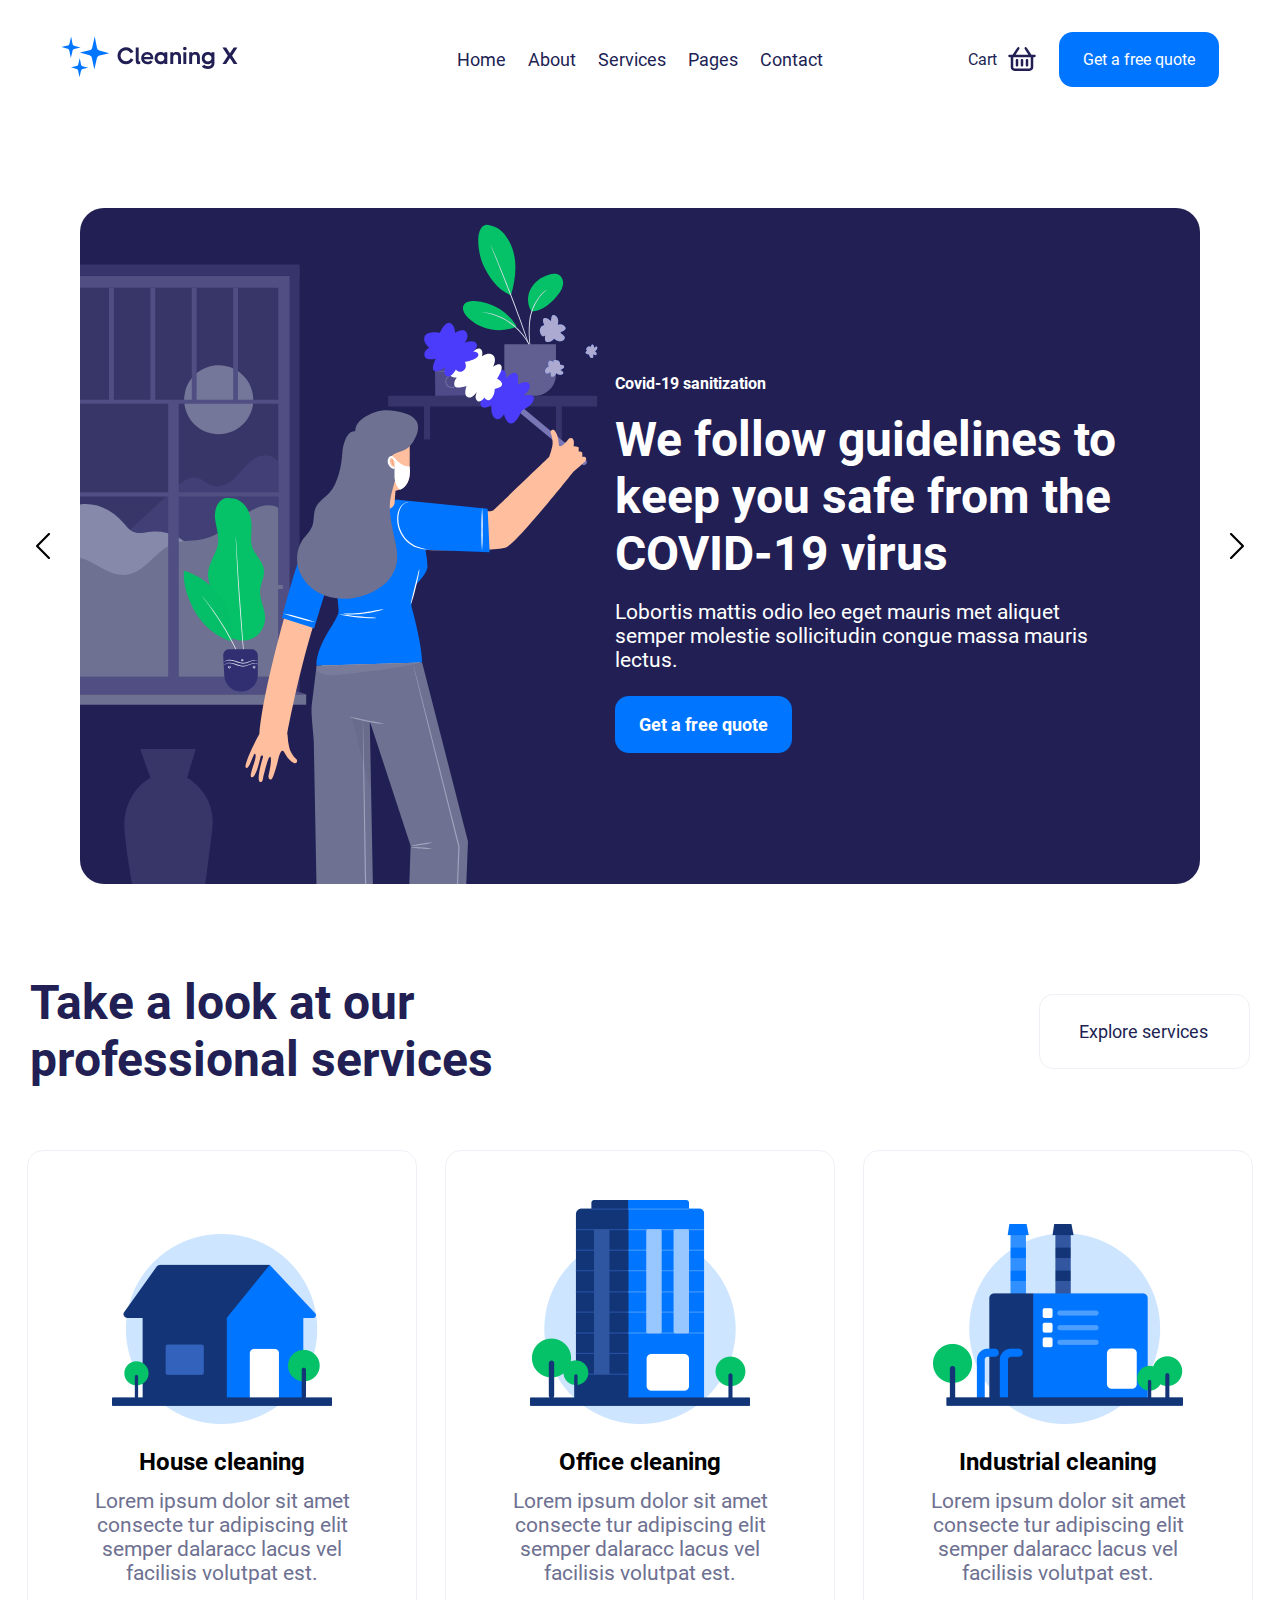
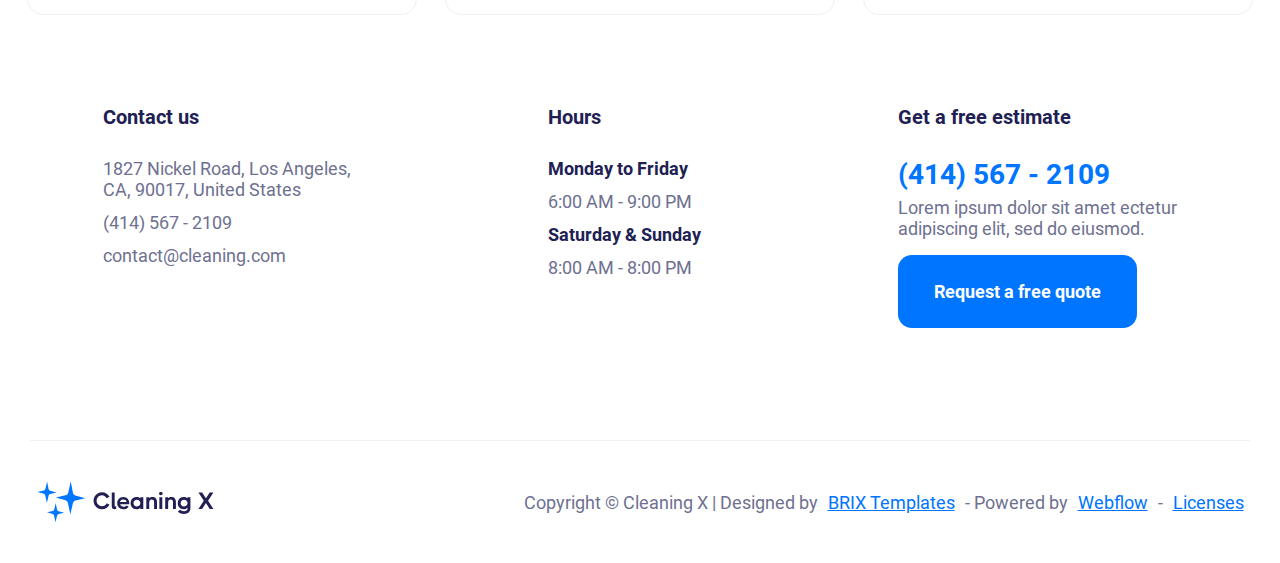
<file: index.html>
<!DOCTYPE html>
<html lang="ru">
<head>
    <meta charset="UTF-8">
    <meta name="viewport" content="width=device-width, initial-scale=1.0">
    <title>Cleaning X</title>
    <link rel="stylesheet" href="./assets/css/main.css">
</head>
<body>
    <header class="header">
        <div class="container">
            <div class="header__wrap">
                <div class="header_logo">
                    <img src="./assets/img/logo.svg" alt="logo">
                </div>

                <div class="header__links" style="color: #000;">
                    <a href="#" class="header__link">Home</a>
                    <a href="#" class="header__link">About</a>
                    <a href="#" class="header__link">Services</a>
                    <a href="#" class="header__link">Pages</a>
                    <a href="#" class="header__link">Contact</a>
                </div>

                <div class="header__cart">
                    <a href="#" class="header__cart-link">Cart</a>
                    <img src="./assets/img/cart.svg" alt="cart">
                </div>

                <div class="header__quote">
                    <a href="./form.html" class="header__quote-btn btn">Get a free quote</a>
                </div>
            </div>
        </div>
    </header>

    <main class="main">
        <section class="virus">
            <div class="container">
                <div class="virus__wrap">
                    <img src="./assets/img/arrow-left.svg" alt="arrow-left" class="virus__arrow-left">
                    
                    <div class="virus__block">
                        <img src="./assets/img/girl.svg" alt="girl" class="virus__block-img">
                        <div class="virus__text">
                            <p class="virus__text-undertitle">Covid-19 sanitization</p>
                            <h1 class="virus__text-title">We follow guidelines to keep you safe from the COVID-19 virus</h1>
                            <p class="virus__text-text">Lobortis mattis odio leo eget mauris met aliquet semper molestie sollicitudin congue massa mauris lectus.</p>
                            <a href="./form.html" class="virus__text-quote">Get a free quote</a>
                        </div>

                    </div>

                    <img src="./assets/img/arrow-right.svg" alt="arrow-right" class="virus__arrow-right">
                </div>
            </div>
        </section>
        <section class="services">
            <div class="container">
                <div class="services__title">
                    <h2 class="services__title-text">Take a look at our professional services</h2>
                    <a href="#" class="services__title-btn">Explore services</a>
                </div>

                <div class="services__blocks">
                    <div class="services__block1">
                        <img src="./assets/img/block1.svg" alt="block1" class="services__block1-img">
                        <h4 class="services__block1-title">House cleaning</h4>
                        <p class="services__block1-text">Lorem ipsum dolor sit amet consecte tur adipiscing elit semper dalaracc lacus vel facilisis volutpat est.</p>
                    </div>

                    <div class="services__block2">
                        <img src="./assets/img/block2.svg" alt="block2" class="services__block2-img">
                        <h4 class="services__block2-title">Office cleaning</h4>
                        <p class="services__block2-text">Lorem ipsum dolor sit amet consecte tur adipiscing elit semper dalaracc lacus vel facilisis volutpat est.</p>
                    </div>

                    <div class="services__block3">
                        <img src="./assets/img/block3.svg" alt="block3" class="services__block3-img">
                        <h4 class="services__block3-title">Industrial cleaning</h4>
                        <p class="services__block3-text">Lorem ipsum dolor sit amet consecte tur adipiscing elit semper dalaracc lacus vel facilisis volutpat est.</p>
                    </div>
                </div>
            </div>
        </section>
    </main>

    <footer class="footer">
        <div class="container">
            <section class="contact">
                <div class="contact_wrap">
                    <div class="contact__block">
                        <div class="contact__block-contact">
                            <h5 class="contact__block-title">Contact us</h5>
                            <p class="contact__block-text">1827 Nickel Road, Los Angeles, <br>CA, 90017, United States</p>
                            <p class="contact__block-text">(414) 567 - 2109</p>
                            <p class="contact__block-text">contact@cleaning.com</p>
                        </div>

                        <div class="contact__block-hours">
                            <h5 class="contact__block-title">Hours</h5>
                            <h6 class="contact__block-subtitle">Monday to Friday</h6>
                            <p class="contact__block-text">6:00 AM - 9:00 PM</p>
                            <h6 class="contact__block-subtitle">Saturday & Sunday</h6>
                            <p class="contact__block-text">8:00 AM - 8:00 PM</p>
                        </div>

                        <div class="contact__block-estimate">
                            <h5 class="contact__block-title">Get a free estimate</h5>
                            <p class="contact__block-number">(414) 567 - 2109</p>
                            <p class="contact__block-estimate-text">Lorem ipsum dolor sit amet ectetur <br>adipiscing elit, sed do eiusmod.</p>
                            <a class="contact__block-quote"  href="./form.html">Request a free quote</a>
                        </div>

                    </div>
                </div>
            </section>
            <section class="copyright">
                <div class="container">
                    <div class="copyright__wrap">
                        <img src="./assets/img/logo.svg" alt="logo">
                        <div class="copyright__texts">
                            <p class="copyright__text">Copyright © Cleaning X | Designed by</p>
                            <a class="copyright__link" href="#">BRIX Templates</a>
                            <p class="copyright__text">- Powered by</p>
                            <a class="copyright__link" href="#">Webflow</a>
                            <p class="copyright__text">-</p>
                            <a class="copyright__link" href="#">Licenses</a>
                        </div>
                    </div>
                </div>
            </section>
        </div>
    </footer>
</body>
</html>
</file>
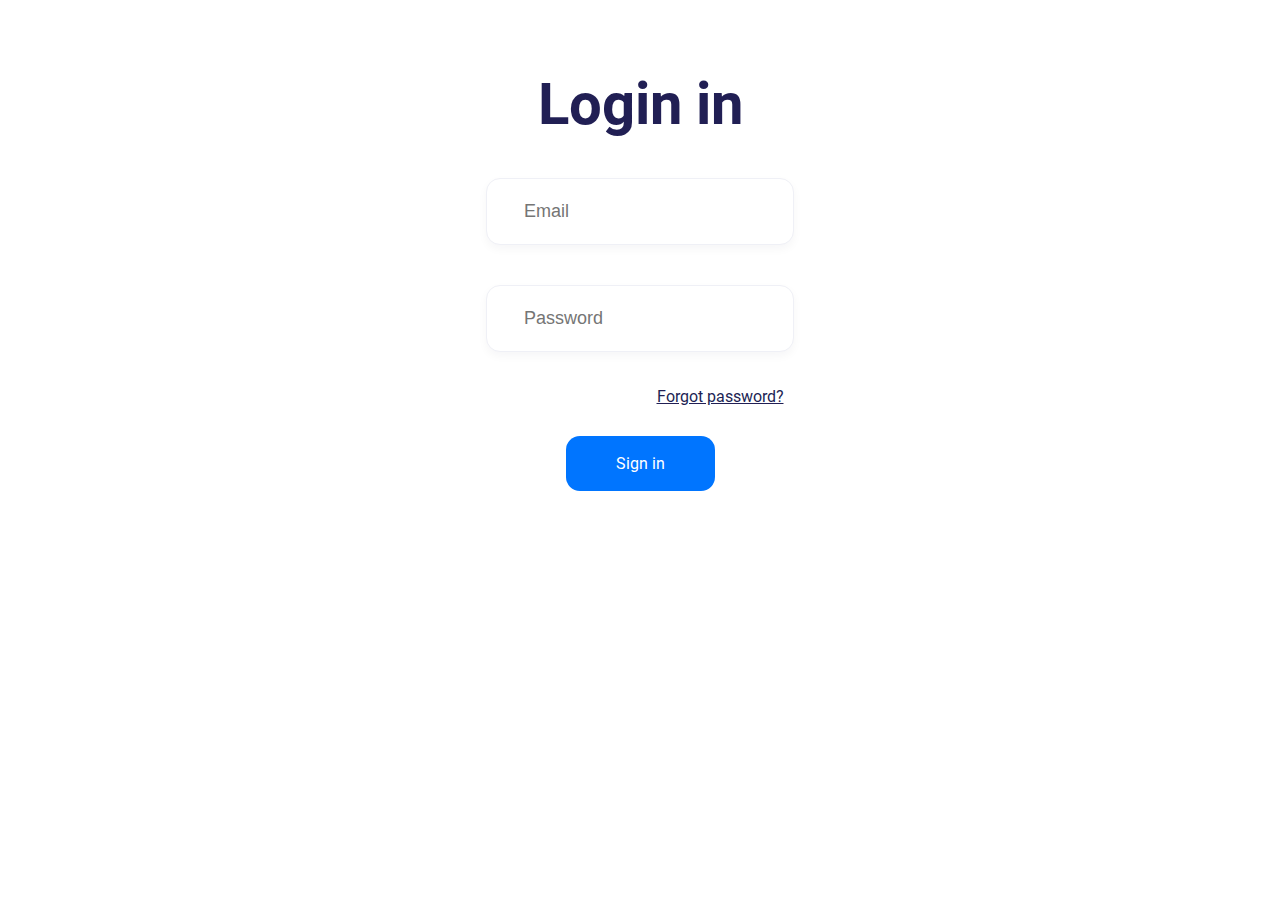
<file: form.html>
<!DOCTYPE html>
<html lang="en">
<head>
    <meta charset="UTF-8">
    <meta name="viewport" content="width=device-width, initial-scale=1.0">
    <title>Form</title>
    <link rel="stylesheet" href="./assets/css/form.css">
</head>
<body>
    <main>
        <div class="form">
            <div class="form__wrap">
                <h1 class="form__title">Login in</h1>
                <input class="form__input" type="email" placeholder="Email">
                <input class="form__input" type="password" placeholder="Password">
                <a class="form__forgot" href="#">Forgot password?</a>
                <a class="form__btn" href="#">Sign in</a>
            </div>
        </div>
    </main>
</body>
</html>
</file>
<file: assets/css/main.css>
* {
  margin: 0;
  padding: 0;
}

@font-face {
  font-family: "Roboto";
  src: url(../font/Roboto-Bold.ttf);
  font-weight: 800;
}
@font-face {
  font-family: "Roboto";
  src: url(../font/Roboto-Regular.ttf);
  font-weight: 400;
}
body {
  font-family: "Roboto";
}

a {
  text-decoration: none;
}

.container {
  width: 1220px;
  margin: 0 auto;
}

.header__wrap {
  display: flex;
  justify-content: center;
  height: 118px;
  align-items: center;
}
.header__links {
  display: flex;
  gap: 22px;
  margin-left: 218px;
}
.header__link {
  color: #211F54;
  font-size: 18px;
}
.header__link:hover {
  color: red;
}
.header__cart {
  display: flex;
  align-items: center;
  gap: 10px;
  margin-left: 145px;
}
.header__cart-link {
  color: #211F54;
}
.header__quote {
  background-color: #0075FF;
  border-radius: 14px;
  padding: 18px 24px;
  margin-left: 22px;
  font-size: 16px;
}
.header__quote-btn {
  color: #fff;
}

.virus {
  margin-top: 90px;
}
.virus__arrow-left {
  margin-right: 24px;
}
.virus__arrow-right {
  margin-left: 24px;
}
.virus__wrap {
  display: flex;
}
.virus__block {
  display: flex;
  background-color: #211F54;
  color: #fff;
  align-items: center;
  font-weight: 800;
  border-radius: 24px;
}
.virus__text {
  padding-left: 17px;
  padding-right: 84px;
}
.virus__text-undertitle {
  margin-top: 17px;
  font-size: 16px;
}
.virus__text-title {
  margin-top: 18px;
  font-size: 48px;
}
.virus__text-text {
  margin-top: 18px;
  font-size: 21px;
  font-weight: 400;
  margin-bottom: 42px;
}
.virus__text-quote {
  background-color: #0075FF;
  border-radius: 14px;
  padding: 18px 24px;
  color: #fff;
  font-size: 18px;
  font-weight: 800;
}

.services {
  margin-top: 90px;
  margin-bottom: 90px;
}
.services__title {
  display: flex;
  justify-content: center;
  gap: 531px;
  margin-bottom: 62px;
  align-items: center;
  color: #211F54;
}
.services__title-text {
  font-size: 48px;
}
.services__title-btn {
  display: flex;
  font-size: 18px;
  border: 1px solid #EFF0F6;
  padding: 26px 39px;
  color: #211F54;
  border-radius: 14px;
  text-align: center;
  align-items: center;
  width: 235px;
  max-height: 73px;
}
.services__blocks {
  display: flex;
  justify-content: center;
  gap: 28px;
}
.services__block1 {
  display: flex;
  flex-direction: column;
  justify-content: center;
  align-items: center;
  border: 1px solid #EFF0F6;
  max-width: 388px;
  border-radius: 16px;
}
.services__block1-img {
  padding: 83px 84px 0 84px;
}
.services__block1-title {
  padding-top: 24px;
  font-size: 24px;
  font-weight: 800;
  text-align: center;
}
.services__block1-text {
  padding: 13px 38px 29px 38px;
  font-size: 21px;
  font-weight: 400;
  color: #6E7191;
  text-align: center;
}
.services__block2 {
  display: flex;
  flex-direction: column;
  justify-content: center;
  align-items: center;
  border: 1px solid #EFF0F6;
  max-width: 388px;
  border-radius: 16px;
}
.services__block2-img {
  padding: 49px 84px 0 84px;
}
.services__block2-title {
  padding-top: 24px;
  font-size: 24px;
  font-weight: 800;
  text-align: center;
}
.services__block2-text {
  padding: 13px 38px 29px 38px;
  font-size: 21px;
  font-weight: 400;
  color: #6E7191;
  text-align: center;
}
.services__block3 {
  display: flex;
  flex-direction: column;
  justify-content: center;
  align-items: center;
  border: 1px solid #EFF0F6;
  max-width: 388px;
  border-radius: 16px;
}
.services__block3-img {
  padding: 73px 84px 0 84px;
}
.services__block3-title {
  padding-top: 24px;
  font-size: 24px;
  font-weight: 800;
  text-align: center;
}
.services__block3-text {
  padding: 13px 38px 29px 38px;
  font-size: 21px;
  font-weight: 400;
  color: #6E7191;
  text-align: center;
}

.contact__block {
  display: flex;
  justify-content: center;
  gap: 197px;
  margin-bottom: 138px;
}
.contact__block-title {
  font-size: 20px;
  font-weight: 800;
  margin-bottom: 29px;
  color: #211F54;
}
.contact__block-text {
  font-size: 18px;
  font-weight: 400;
  color: #6E7191;
  margin-bottom: 12px;
}
.contact__block-subtitle {
  font-size: 18px;
  font-weight: 800;
  color: #211F54;
  margin-bottom: 12px;
}
.contact__block-number {
  font-size: 28px;
  font-weight: 800;
  color: #0075FF;
  padding-bottom: 6px;
}
.contact__block-estimate-text {
  font-size: 18px;
  font-weight: 400;
  color: #6E7191;
  margin-bottom: 42px;
}
.contact__block-quote {
  margin-top: 60px;
  background-color: #0075FF;
  font-size: 18px;
  font-weight: 800;
  border-radius: 14px;
  padding: 26px 36px;
  color: #fff;
}

.copyright__wrap {
  display: flex;
  border-top: 1px solid #EFF0F6;
  align-items: center;
  justify-content: center;
  gap: 309px;
  padding-top: 40px;
  padding-bottom: 40px;
}
.copyright__texts {
  display: flex;
  align-items: center;
  gap: 10px;
}
.copyright__text {
  font-size: 18px;
  color: #6E7191;
}
.copyright__link {
  font-size: 18px;
  color: #0075FF;
  text-decoration: underline;
}/*# sourceMappingURL=main.css.map */
</file>
<file: assets/css/form.css>
* {
  margin: 0;
  padding: 0;
}

@font-face {
  font-family: "Roboto";
  src: url(../font/Roboto-Bold.ttf);
  font-weight: 800;
}
@font-face {
  font-family: "Roboto";
  src: url(../font/Roboto-Regular.ttf);
  font-weight: 400;
}
body {
  font-family: "Roboto";
}

a {
  text-decoration: none;
}

.container {
  width: 1220px;
  margin: 0 auto;
}

.form__wrap {
  display: flex;
  flex-direction: column;
  justify-content: center;
  text-align: center;
}
.form__title {
  margin-top: 70px;
  font-size: 58px;
  color: #211F54;
  font-weight: 800;
  margin-bottom: 60px;
}
.form__input {
  margin: 0 auto;
  max-width: 388px;
  margin-top: -20px;
  margin-bottom: 60px;
  padding: 22px 37px;
  text-align: left;
  font-size: 18px;
  border: 1px solid #EFF0F6;
  border-radius: 14px;
  box-shadow: 0px 4px 10px rgba(20, 20, 43, 0.04);
}
.form__forgot {
  color: #211F54;
  text-decoration: underline;
  text-align: center;
  margin-left: 160px;
  margin-top: -25px;
  margin-bottom: 30px;
}
.form__btn {
  font-size: 16px;
  background-color: #0075FF;
  color: #fff;
  border-radius: 14px;
  padding: 18px 50px;
  margin: 0 auto;
  font-size: 16px;
}/*# sourceMappingURL=form.css.map */
</file>
